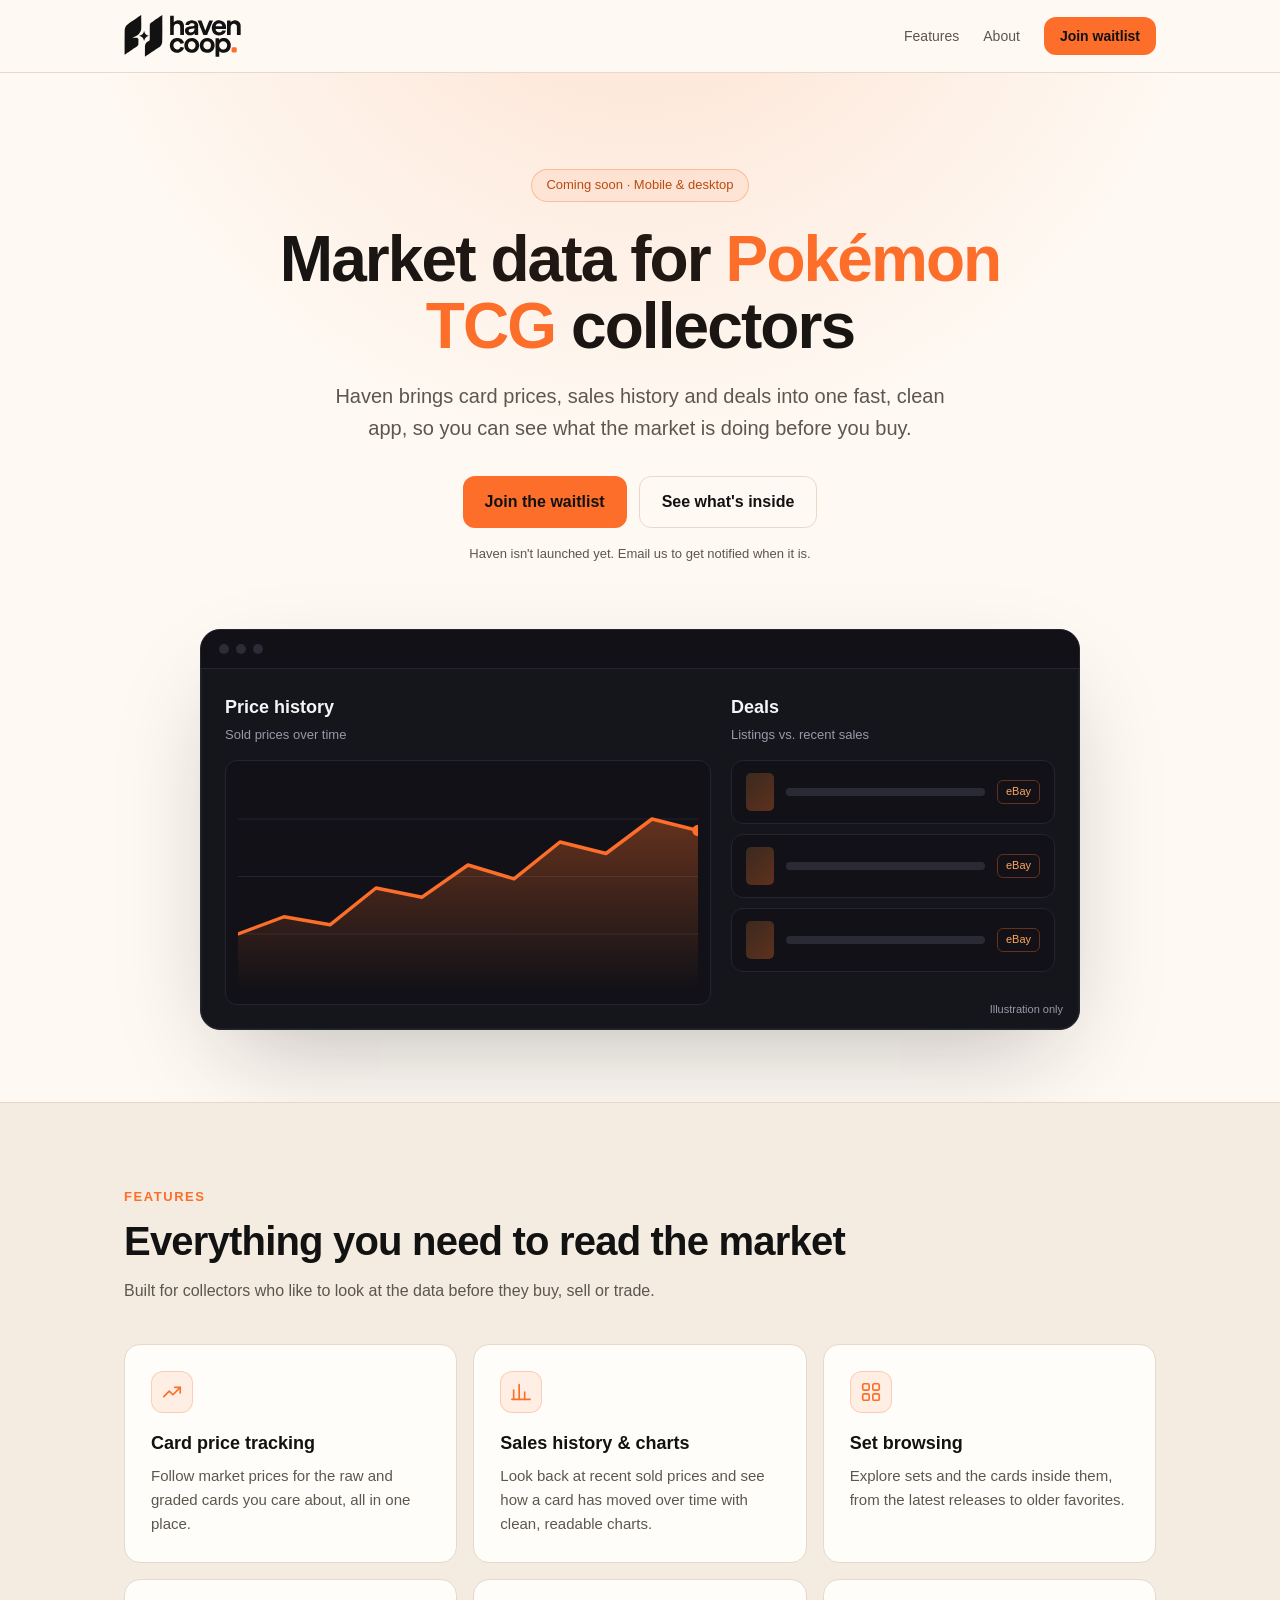
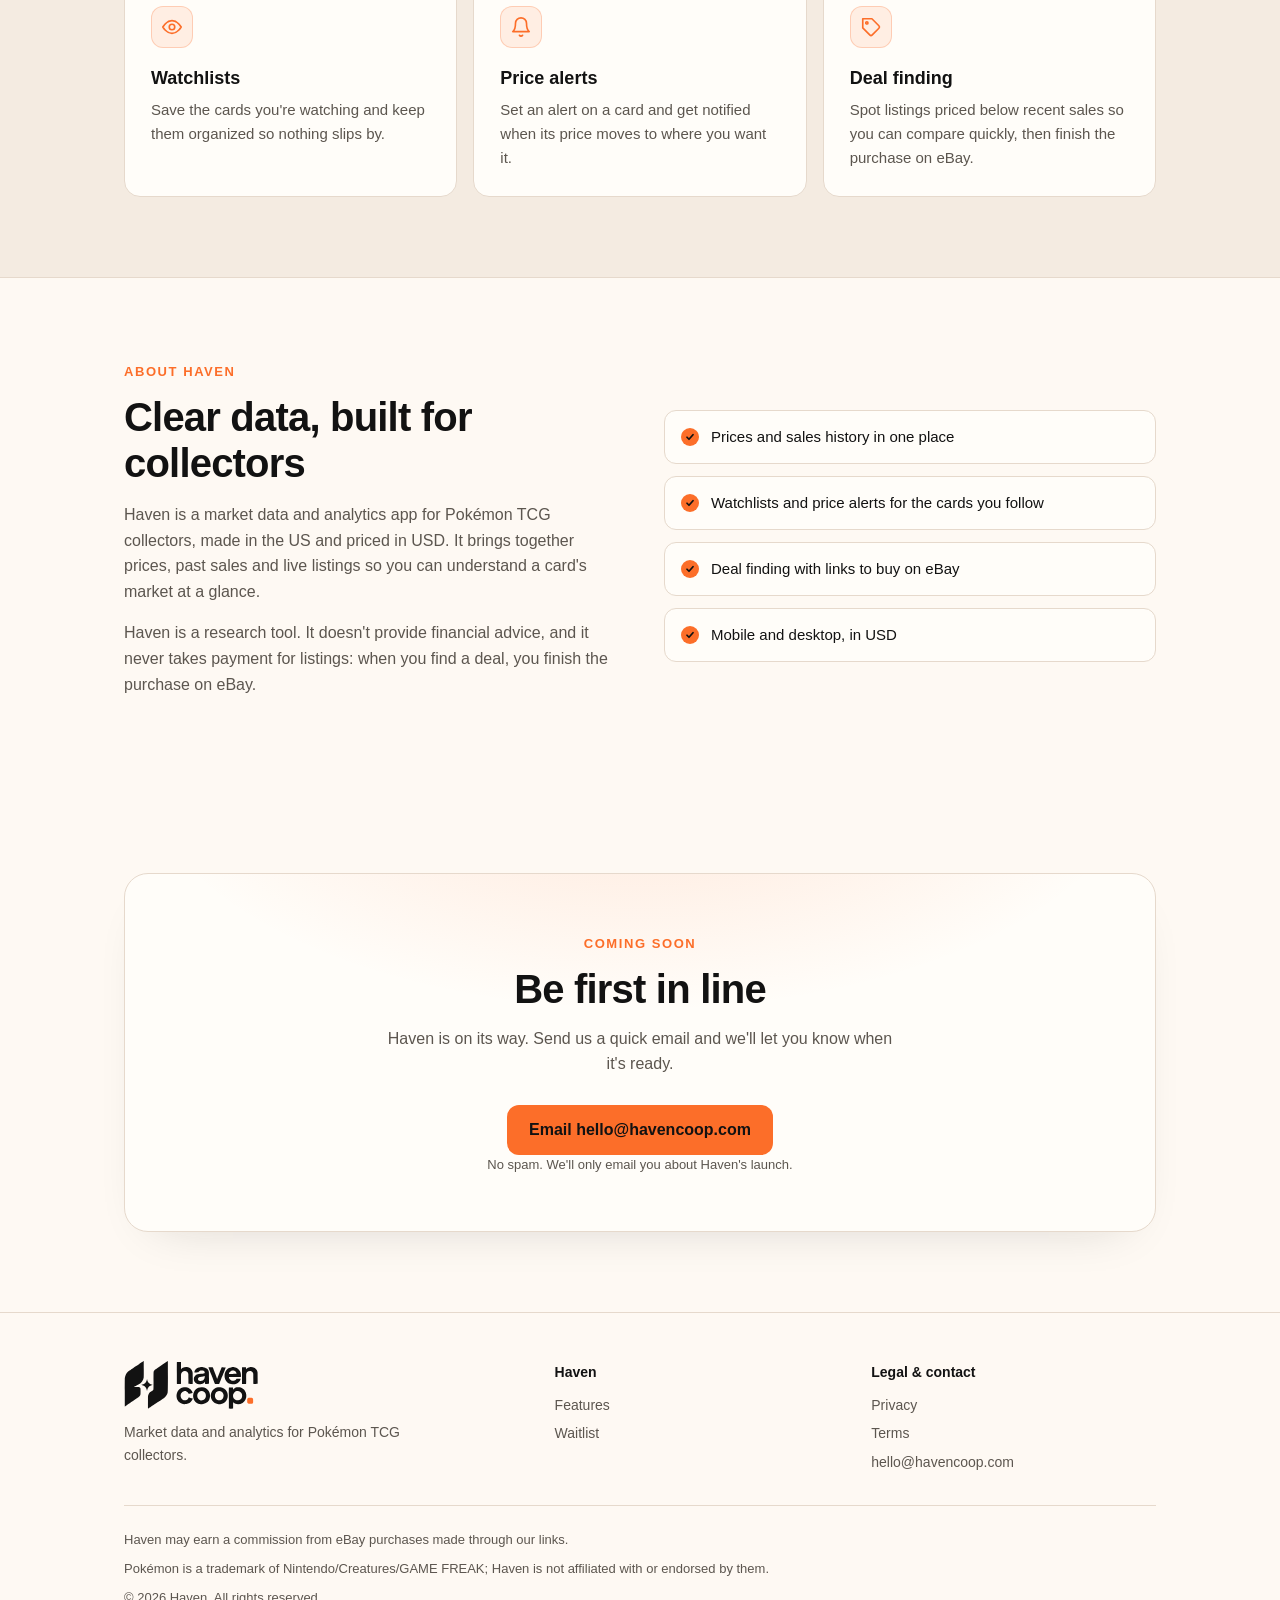
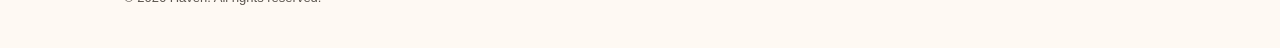
<file: index.html>
<!doctype html><html lang="en"><head><meta charset="utf-8"><meta name="viewport" content="width=device-width,initial-scale=1"><title>Haven — Market data for Pokémon TCG collectors</title><meta name="description" content="Haven is a market data and analytics app for Pokémon TCG collectors: price tracking, sales history, watchlists, price alerts and deal finding. Coming soon."><meta name="theme-color" content="#fef9f3"><link rel="icon" href="/favicon.svg" type="image/svg+xml"><link rel="icon" href="/favicon.ico" sizes="any"><link rel="apple-touch-icon" href="/apple-touch-icon.png"><link rel="canonical" href="https://havencoop.com/">
<meta property="og:type" content="website"><meta property="og:site_name" content="Haven"><meta property="og:title" content="Haven — Market data for Pokémon TCG collectors"><meta property="og:description" content="Haven is a market data and analytics app for Pokémon TCG collectors: price tracking, sales history, watchlists, price alerts and deal finding. Coming soon."><meta property="og:url" content="https://havencoop.com/"><meta property="og:image" content="https://havencoop.com/og.png"><meta property="og:image:width" content="1200"><meta property="og:image:height" content="630">
<meta name="twitter:card" content="summary_large_image"><meta name="twitter:title" content="Haven — Market data for Pokémon TCG collectors"><meta name="twitter:description" content="Haven is a market data and analytics app for Pokémon TCG collectors: price tracking, sales history, watchlists, price alerts and deal finding. Coming soon."><meta name="twitter:image" content="https://havencoop.com/og.png"><link rel="stylesheet" href="/style.css"></head><body><header class="nav"><div class="wrap"><a class="brand" href="/"><img src="/logo.svg" width="117" height="42" alt="Haven Coop"></a><nav><a href="/#features">Features</a><a href="/#about">About</a><a class="btn" href="/#waitlist">Join waitlist</a></nav></div></header><main>
<section class="hero"><div class="wrap"><span class="pill">Coming soon · Mobile &amp; desktop</span><h1>Market data for <em>Pokémon TCG</em> collectors</h1><p class="lead">Haven brings card prices, sales history and deals into one fast, clean app, so you can see what the market is doing before you buy.</p><div class="cta"><a class="btn" href="mailto:hello@havencoop.com?subject=Haven%20waitlist&body=Please%20add%20me%20to%20the%20Haven%20waitlist.">Join the waitlist</a><a class="btn ghost" href="#features">See what's inside</a></div><p class="small">Haven isn't launched yet. Email us to get notified when it is.</p><div class="mock" role="img" aria-label="Illustration of the Haven app showing a price chart and a list of deals"><div class="bar"><i></i><i></i><i></i></div><div class="body"><div><h3>Price history</h3><div class="sub">Sold prices over time</div><div class="chart"><svg viewBox="0 0 400 190"><defs><linearGradient id="f" x1="0" y1="0" x2="0" y2="1"><stop offset="0" stop-color="#fc6e29" stop-opacity=".35"/><stop offset="1" stop-color="#fc6e29" stop-opacity="0"/></linearGradient></defs><g stroke="#25252f"><path d="M0 40h400M0 90h400M0 140h400"/></g><path d="M0 140 L40 125 L80 132 L120 100 L160 108 L200 80 L240 92 L280 60 L320 70 L360 40 L400 50 L400 190 L0 190Z" fill="url(#f)"/><path d="M0 140 L40 125 L80 132 L120 100 L160 108 L200 80 L240 92 L280 60 L320 70 L360 40 L400 50" fill="none" stroke="#fc6e29" stroke-width="3" stroke-linejoin="round" stroke-linecap="round"/><circle cx="400" cy="50" r="5" fill="#fc6e29"/></svg></div></div><div><h3>Deals</h3><div class="sub">Listings vs. recent sales</div><div class="rows"><div class="row"><span class="th"></span><span class="ln"></span><span class="tag">eBay</span></div><div class="row"><span class="th"></span><span class="ln"></span><span class="tag">eBay</span></div><div class="row"><span class="th"></span><span class="ln"></span><span class="tag">eBay</span></div></div></div></div><span class="note">Illustration only</span></div></div></section>
<section id="features" class="alt"><div class="wrap"><span class="eyebrow">Features</span><h2>Everything you need to read the market</h2><p class="sec-lead">Built for collectors who like to look at the data before they buy, sell or trade.</p><div class="grid"><div class="card"><div class="ico"><svg viewBox="0 0 24 24"><path d="M3 17l6-6 4 4 8-8"/><path d="M15 7h6v6"/></svg></div><h3>Card price tracking</h3><p>Follow market prices for the raw and graded cards you care about, all in one place.</p></div><div class="card"><div class="ico"><svg viewBox="0 0 24 24"><path d="M4 20V10M10 20V4M16 20v-8M22 20H2"/></svg></div><h3>Sales history &amp; charts</h3><p>Look back at recent sold prices and see how a card has moved over time with clean, readable charts.</p></div><div class="card"><div class="ico"><svg viewBox="0 0 24 24"><rect x="3" y="3" width="7" height="7" rx="1.5"/><rect x="14" y="3" width="7" height="7" rx="1.5"/><rect x="3" y="14" width="7" height="7" rx="1.5"/><rect x="14" y="14" width="7" height="7" rx="1.5"/></svg></div><h3>Set browsing</h3><p>Explore sets and the cards inside them, from the latest releases to older favorites.</p></div><div class="card"><div class="ico"><svg viewBox="0 0 24 24"><path d="M2 12s4-7 10-7 10 7 10 7-4 7-10 7S2 12 2 12z"/><circle cx="12" cy="12" r="3"/></svg></div><h3>Watchlists</h3><p>Save the cards you're watching and keep them organized so nothing slips by.</p></div><div class="card"><div class="ico"><svg viewBox="0 0 24 24"><path d="M18 8a6 6 0 10-12 0c0 7-3 9-3 9h18s-3-2-3-9"/><path d="M13.7 21a2 2 0 01-3.4 0"/></svg></div><h3>Price alerts</h3><p>Set an alert on a card and get notified when its price moves to where you want it.</p></div><div class="card"><div class="ico"><svg viewBox="0 0 24 24"><path d="M20.6 13.4l-7.2 7.2a2 2 0 01-2.8 0L3 13V3h10l7.6 7.6a2 2 0 010 2.8z"/><circle cx="7.5" cy="7.5" r="1.2"/></svg></div><h3>Deal finding</h3><p>Spot listings priced below recent sales so you can compare quickly, then finish the purchase on eBay.</p></div></div></div></section>
<section id="about"><div class="wrap about"><div><span class="eyebrow">About Haven</span><h2>Clear data, built for collectors</h2><p>Haven is a market data and analytics app for Pokémon TCG collectors, made in the US and priced in USD. It brings together prices, past sales and live listings so you can understand a card's market at a glance.</p><p>Haven is a research tool. It doesn't provide financial advice, and it never takes payment for listings: when you find a deal, you finish the purchase on eBay.</p></div><ul class="checks"><li>Prices and sales history in one place</li><li>Watchlists and price alerts for the cards you follow</li><li>Deal finding with links to buy on eBay</li><li>Mobile and desktop, in USD</li></ul></div></section>
<section id="waitlist" class="waitlist"><div class="wrap"><div class="box"><span class="eyebrow">Coming soon</span><h2>Be first in line</h2><p>Haven is on its way. Send us a quick email and we'll let you know when it's ready.</p><a class="btn" href="mailto:hello@havencoop.com?subject=Haven%20waitlist&body=Please%20add%20me%20to%20the%20Haven%20waitlist.">Email hello@havencoop.com</a><p class="small" style="margin-bottom:0">No spam. We'll only email you about Haven's launch.</p></div></div></section>
</main><footer><div class="wrap"><div class="foot"><div><a class="brand" href="/" style="margin-bottom:12px"><img src="/logo.svg" width="134" height="48" alt="Haven Coop"></a><p style="margin:0;max-width:300px">Market data and analytics for Pokémon TCG collectors.</p></div>
<div><h4>Haven</h4><ul><li><a href="/#features">Features</a></li><li><a href="/#waitlist">Waitlist</a></li></ul></div>
<div><h4>Legal &amp; contact</h4><ul><li><a href="/privacy.html">Privacy</a></li><li><a href="/terms.html">Terms</a></li><li><a href="mailto:hello@havencoop.com">hello@havencoop.com</a></li></ul></div></div>
<div class="legal"><span>Haven may earn a commission from eBay purchases made through our links.</span><span>Pokémon is a trademark of Nintendo/Creatures/GAME FREAK; Haven is not affiliated with or endorsed by them.</span><span>© 2026 Haven. All rights reserved.</span></div></div></footer></body></html>
</file>
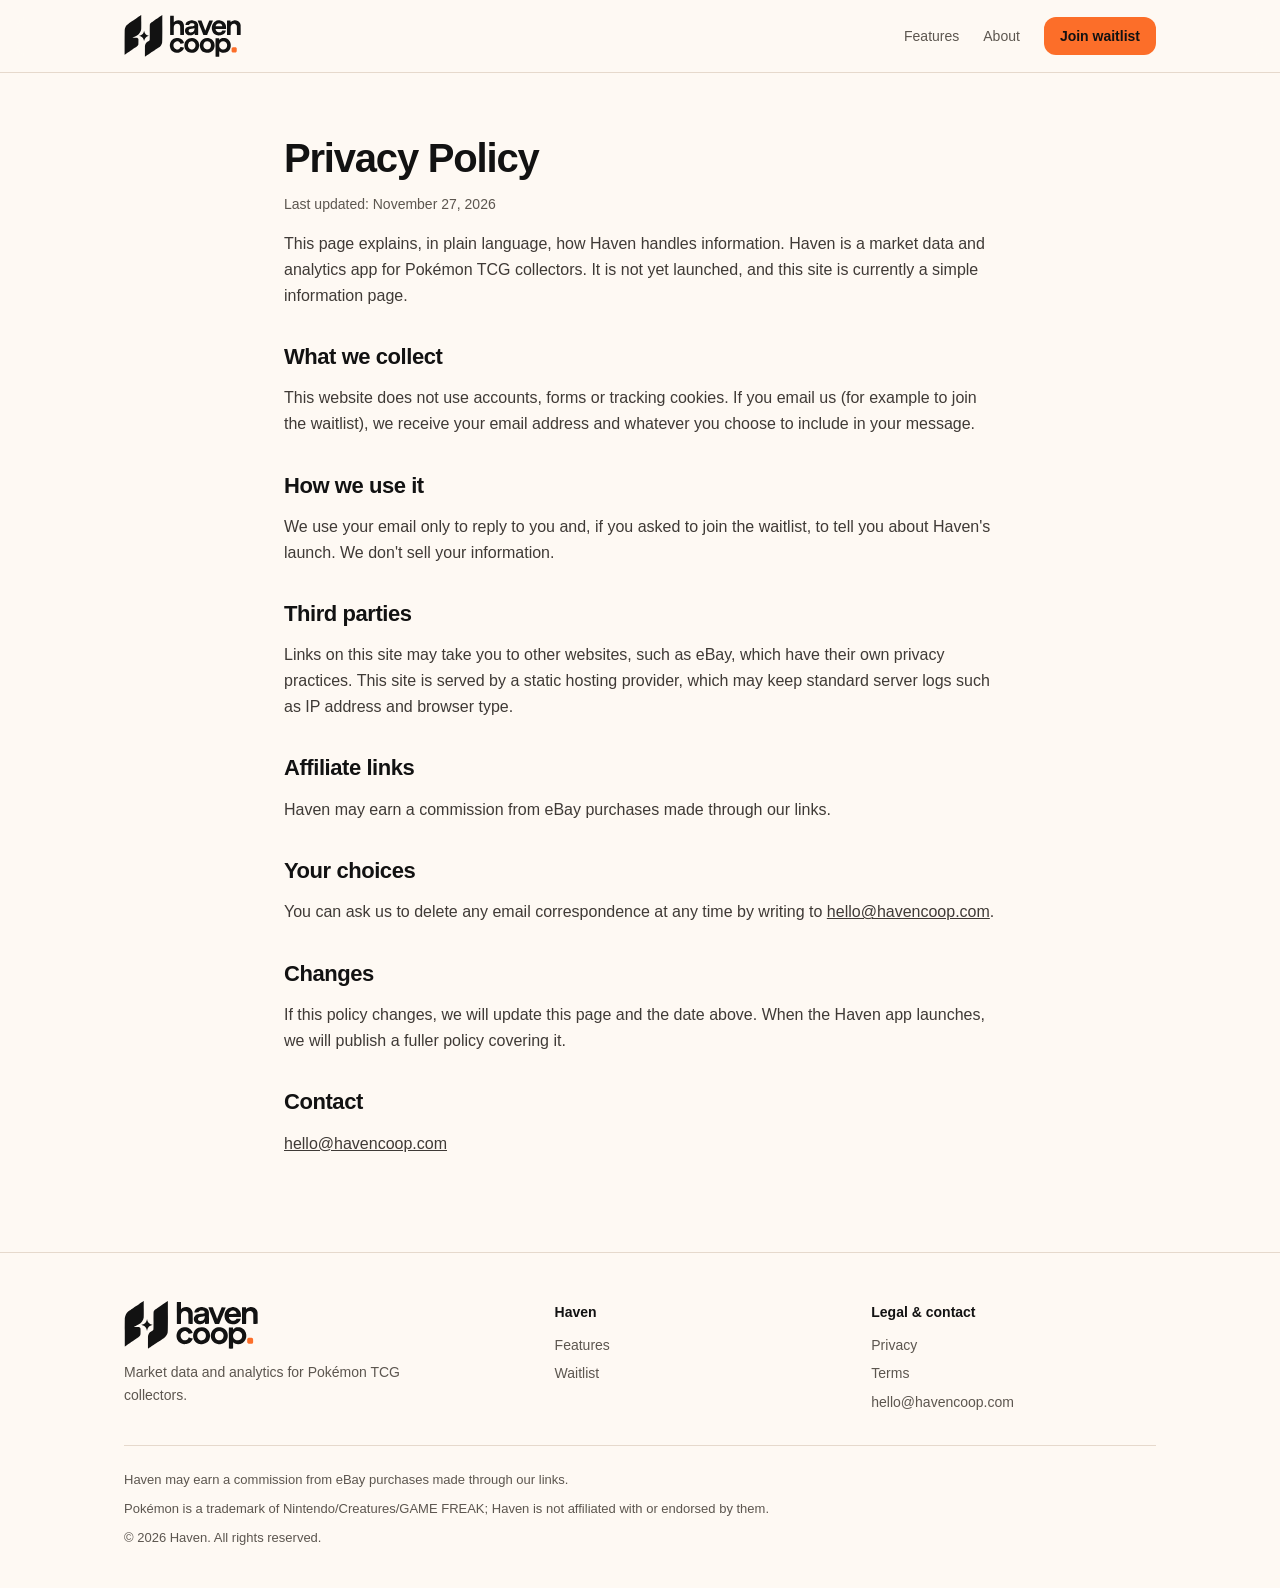
<file: privacy.html>
<!doctype html><html lang="en"><head><meta charset="utf-8"><meta name="viewport" content="width=device-width,initial-scale=1"><title>Privacy Policy — Haven</title><meta name="description" content="Privacy Policy for Haven, a market data and analytics app for Pokémon TCG collectors."><meta name="theme-color" content="#fef9f3"><link rel="icon" href="/favicon.svg" type="image/svg+xml"><link rel="icon" href="/favicon.ico" sizes="any"><link rel="apple-touch-icon" href="/apple-touch-icon.png"><link rel="canonical" href="https://havencoop.com/privacy.html">
<meta property="og:type" content="website"><meta property="og:site_name" content="Haven"><meta property="og:title" content="Privacy Policy — Haven"><meta property="og:description" content="Privacy Policy for Haven, a market data and analytics app for Pokémon TCG collectors."><meta property="og:url" content="https://havencoop.com/privacy.html"><meta property="og:image" content="https://havencoop.com/og.png"><meta property="og:image:width" content="1200"><meta property="og:image:height" content="630">
<meta name="twitter:card" content="summary_large_image"><meta name="twitter:title" content="Privacy Policy — Haven"><meta name="twitter:description" content="Privacy Policy for Haven, a market data and analytics app for Pokémon TCG collectors."><meta name="twitter:image" content="https://havencoop.com/og.png"><meta name="robots" content="index,follow"><link rel="stylesheet" href="/style.css"></head><body><header class="nav"><div class="wrap"><a class="brand" href="/"><img src="/logo.svg" width="117" height="42" alt="Haven Coop"></a><nav><a href="/#features">Features</a><a href="/#about">About</a><a class="btn" href="/#waitlist">Join waitlist</a></nav></div></header><main class="doc"><h1>Privacy Policy</h1><p class="upd">Last updated: November 27, 2026</p><p>This page explains, in plain language, how Haven handles information. Haven is a market data and analytics app for Pokémon TCG collectors. It is not yet launched, and this site is currently a simple information page.</p>
<h2>What we collect</h2><p>This website does not use accounts, forms or tracking cookies. If you email us (for example to join the waitlist), we receive your email address and whatever you choose to include in your message.</p>
<h2>How we use it</h2><p>We use your email only to reply to you and, if you asked to join the waitlist, to tell you about Haven's launch. We don't sell your information.</p>
<h2>Third parties</h2><p>Links on this site may take you to other websites, such as eBay, which have their own privacy practices. This site is served by a static hosting provider, which may keep standard server logs such as IP address and browser type.</p>
<h2>Affiliate links</h2><p>Haven may earn a commission from eBay purchases made through our links.</p>
<h2>Your choices</h2><p>You can ask us to delete any email correspondence at any time by writing to <a href="mailto:hello@havencoop.com">hello@havencoop.com</a>.</p>
<h2>Changes</h2><p>If this policy changes, we will update this page and the date above. When the Haven app launches, we will publish a fuller policy covering it.</p>
<h2>Contact</h2><p><a href="mailto:hello@havencoop.com">hello@havencoop.com</a></p></main><footer><div class="wrap"><div class="foot"><div><a class="brand" href="/" style="margin-bottom:12px"><img src="/logo.svg" width="134" height="48" alt="Haven Coop"></a><p style="margin:0;max-width:300px">Market data and analytics for Pokémon TCG collectors.</p></div>
<div><h4>Haven</h4><ul><li><a href="/#features">Features</a></li><li><a href="/#waitlist">Waitlist</a></li></ul></div>
<div><h4>Legal &amp; contact</h4><ul><li><a href="/privacy.html">Privacy</a></li><li><a href="/terms.html">Terms</a></li><li><a href="mailto:hello@havencoop.com">hello@havencoop.com</a></li></ul></div></div>
<div class="legal"><span>Haven may earn a commission from eBay purchases made through our links.</span><span>Pokémon is a trademark of Nintendo/Creatures/GAME FREAK; Haven is not affiliated with or endorsed by them.</span><span>© 2026 Haven. All rights reserved.</span></div></div></footer></body></html>
</file>
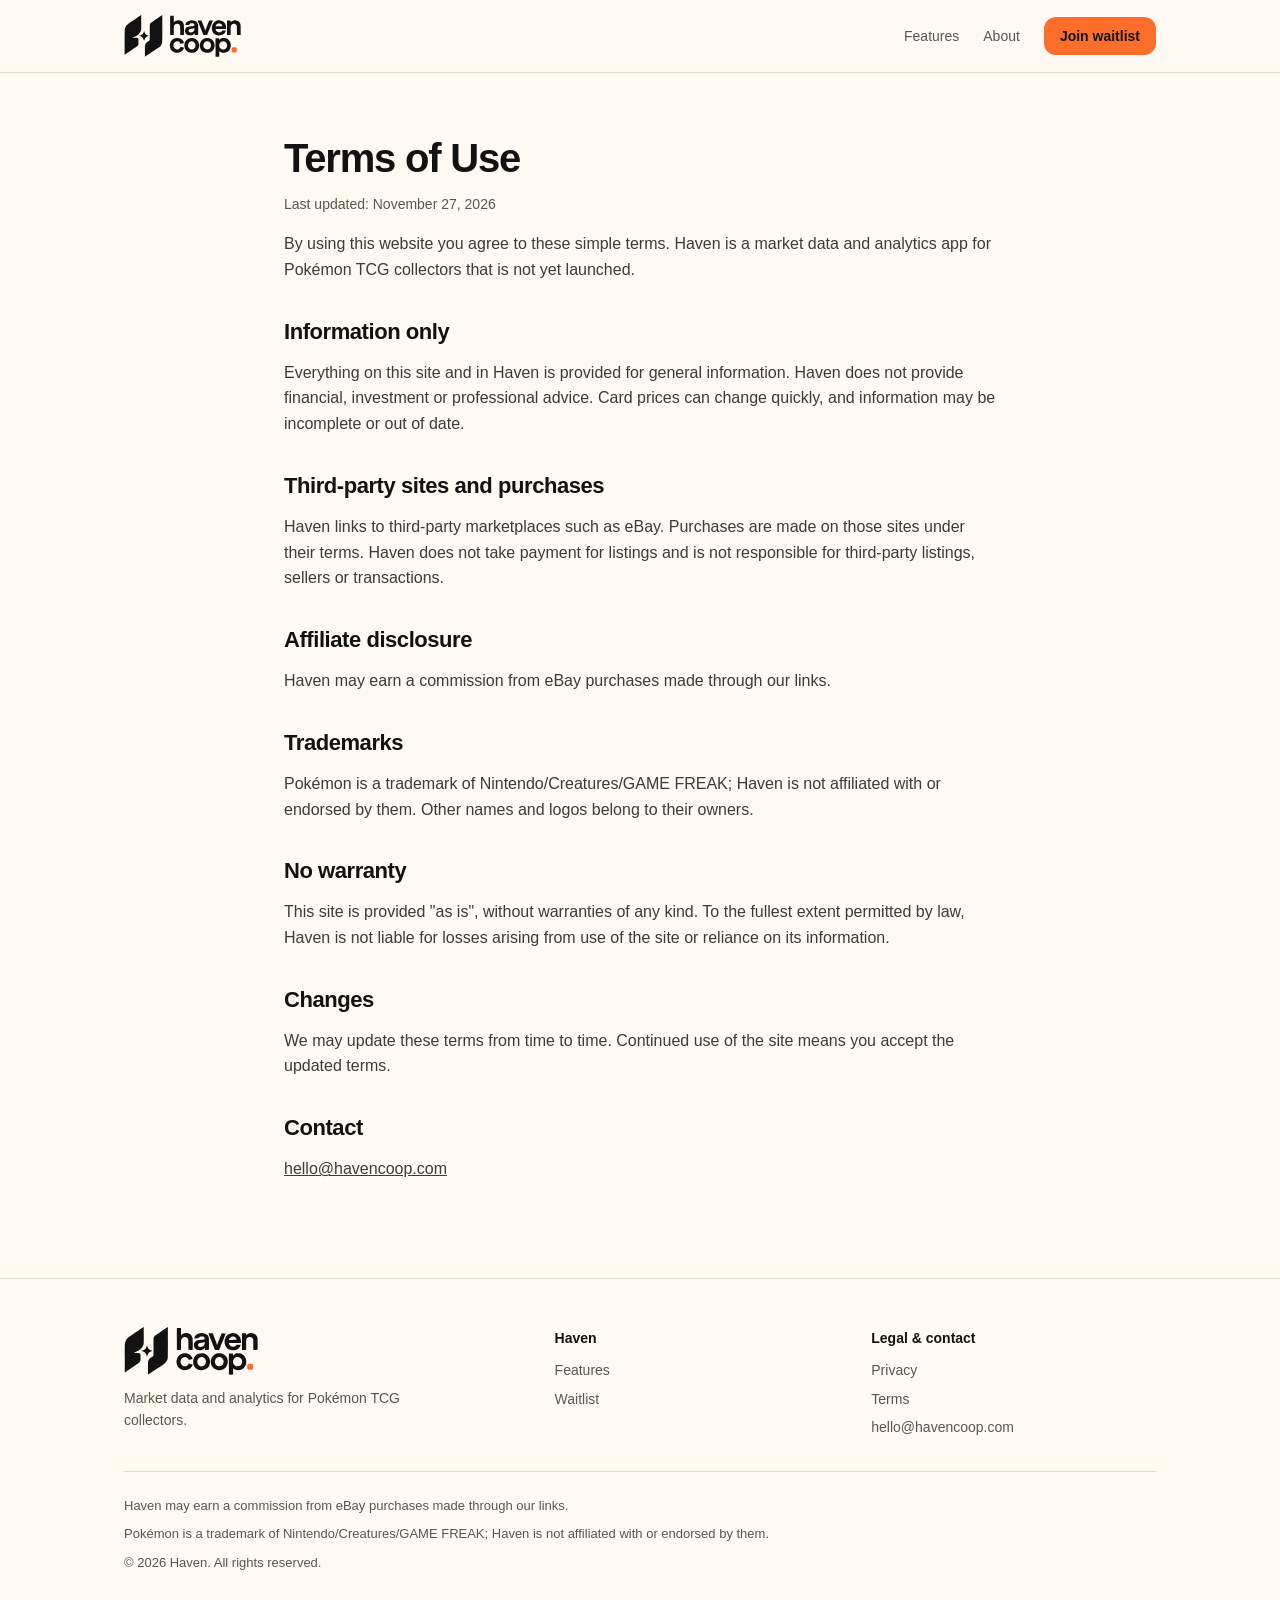
<file: terms.html>
<!doctype html><html lang="en"><head><meta charset="utf-8"><meta name="viewport" content="width=device-width,initial-scale=1"><title>Terms of Use — Haven</title><meta name="description" content="Terms of Use for Haven, a market data and analytics app for Pokémon TCG collectors."><meta name="theme-color" content="#fef9f3"><link rel="icon" href="/favicon.svg" type="image/svg+xml"><link rel="icon" href="/favicon.ico" sizes="any"><link rel="apple-touch-icon" href="/apple-touch-icon.png"><link rel="canonical" href="https://havencoop.com/terms.html">
<meta property="og:type" content="website"><meta property="og:site_name" content="Haven"><meta property="og:title" content="Terms of Use — Haven"><meta property="og:description" content="Terms of Use for Haven, a market data and analytics app for Pokémon TCG collectors."><meta property="og:url" content="https://havencoop.com/terms.html"><meta property="og:image" content="https://havencoop.com/og.png"><meta property="og:image:width" content="1200"><meta property="og:image:height" content="630">
<meta name="twitter:card" content="summary_large_image"><meta name="twitter:title" content="Terms of Use — Haven"><meta name="twitter:description" content="Terms of Use for Haven, a market data and analytics app for Pokémon TCG collectors."><meta name="twitter:image" content="https://havencoop.com/og.png"><meta name="robots" content="index,follow"><link rel="stylesheet" href="/style.css"></head><body><header class="nav"><div class="wrap"><a class="brand" href="/"><img src="/logo.svg" width="117" height="42" alt="Haven Coop"></a><nav><a href="/#features">Features</a><a href="/#about">About</a><a class="btn" href="/#waitlist">Join waitlist</a></nav></div></header><main class="doc"><h1>Terms of Use</h1><p class="upd">Last updated: November 27, 2026</p><p>By using this website you agree to these simple terms. Haven is a market data and analytics app for Pokémon TCG collectors that is not yet launched.</p>
<h2>Information only</h2><p>Everything on this site and in Haven is provided for general information. Haven does not provide financial, investment or professional advice. Card prices can change quickly, and information may be incomplete or out of date.</p>
<h2>Third-party sites and purchases</h2><p>Haven links to third-party marketplaces such as eBay. Purchases are made on those sites under their terms. Haven does not take payment for listings and is not responsible for third-party listings, sellers or transactions.</p>
<h2>Affiliate disclosure</h2><p>Haven may earn a commission from eBay purchases made through our links.</p>
<h2>Trademarks</h2><p>Pokémon is a trademark of Nintendo/Creatures/GAME FREAK; Haven is not affiliated with or endorsed by them. Other names and logos belong to their owners.</p>
<h2>No warranty</h2><p>This site is provided "as is", without warranties of any kind. To the fullest extent permitted by law, Haven is not liable for losses arising from use of the site or reliance on its information.</p>
<h2>Changes</h2><p>We may update these terms from time to time. Continued use of the site means you accept the updated terms.</p>
<h2>Contact</h2><p><a href="mailto:hello@havencoop.com">hello@havencoop.com</a></p></main><footer><div class="wrap"><div class="foot"><div><a class="brand" href="/" style="margin-bottom:12px"><img src="/logo.svg" width="134" height="48" alt="Haven Coop"></a><p style="margin:0;max-width:300px">Market data and analytics for Pokémon TCG collectors.</p></div>
<div><h4>Haven</h4><ul><li><a href="/#features">Features</a></li><li><a href="/#waitlist">Waitlist</a></li></ul></div>
<div><h4>Legal &amp; contact</h4><ul><li><a href="/privacy.html">Privacy</a></li><li><a href="/terms.html">Terms</a></li><li><a href="mailto:hello@havencoop.com">hello@havencoop.com</a></li></ul></div></div>
<div class="legal"><span>Haven may earn a commission from eBay purchases made through our links.</span><span>Pokémon is a trademark of Nintendo/Creatures/GAME FREAK; Haven is not affiliated with or endorsed by them.</span><span>© 2026 Haven. All rights reserved.</span></div></div></footer></body></html>
</file>
<file: style.css>
:root{--bg:#fef9f3;--bg2:#f4ebe1;--card:#fffdf9;--line:#e6d9cc;--text:#121212;--mute:#5c564f;--acc:#fc6e29;--acc2:#ff8a4a;--ink:#121212;--r:16px}
*{box-sizing:border-box}html{scroll-behavior:smooth}
body{margin:0;background:var(--bg);color:var(--text);font:16px/1.6 -apple-system,BlinkMacSystemFont,"Segoe UI",Inter,Roboto,Helvetica,Arial,sans-serif;-webkit-font-smoothing:antialiased}
a{color:inherit}
.wrap{max-width:1080px;margin:0 auto;padding:0 24px}
header.nav{position:sticky;top:0;z-index:10;backdrop-filter:blur(14px);background:rgba(254,249,243,.82);border-bottom:1px solid var(--line)}
.nav .wrap{display:flex;align-items:center;justify-content:space-between;height:72px}
.brand{display:flex;align-items:center;text-decoration:none}
.brand img{display:block;height:42px;width:auto}
.nav nav{display:flex;gap:24px;align-items:center;font-size:14px;color:var(--mute)}
.nav nav a{text-decoration:none}.nav nav a:hover{color:var(--text)}
.btn{display:inline-flex;align-items:center;gap:8px;background:var(--acc);color:var(--ink);font-weight:600;padding:12px 22px;border-radius:12px;text-decoration:none;border:0;transition:transform .15s,background .15s}
.btn:hover{background:var(--acc2);transform:translateY(-1px)}
.btn.ghost{background:transparent;color:var(--text);border:1px solid var(--line)}.btn.ghost:hover{background:var(--card)}
.nav .btn{padding:8px 16px;font-size:14px}
.hero{position:relative;padding:96px 0 72px;text-align:center;overflow:hidden}
.hero:before{content:"";position:absolute;inset:-200px 0 auto;height:640px;background:radial-gradient(ellipse at 50% 0,rgba(252,110,41,.18),transparent 65%);pointer-events:none}
.pill{display:inline-block;font-size:13px;color:#b34712;border:1px solid rgba(252,110,41,.35);background:rgba(252,110,41,.08);padding:5px 14px;border-radius:99px;margin-bottom:24px}
h1{font-size:clamp(36px,6vw,64px);line-height:1.05;letter-spacing:-.03em;margin:0 auto 20px;max-width:800px}
h1 em{font-style:normal;color:var(--acc)}
.lead{color:var(--mute);font-size:clamp(17px,2vw,20px);max-width:620px;margin:0 auto 32px}
.cta{display:flex;gap:12px;justify-content:center;flex-wrap:wrap}
.small{font-size:13px;color:var(--mute);margin-top:16px}
.mock{--m-bg:#111117;--m-card:#15151c;--m-line:#25252f;--m-text:#f5f5f7;--m-mute:#9a9aa8;margin:64px auto 0;max-width:880px;background:var(--m-card);color:var(--m-text);border:1px solid var(--m-line);border-radius:20px;box-shadow:0 40px 100px -30px rgba(18,18,18,.28),0 0 0 1px rgba(255,255,255,.04) inset;overflow:hidden;text-align:left;position:relative}
.mock .bar{display:flex;gap:7px;padding:14px 18px;border-bottom:1px solid var(--m-line);background:var(--m-bg)}
.mock .bar i{width:10px;height:10px;border-radius:50%;background:#2c2c37}
.mock .body{display:grid;grid-template-columns:1.5fr 1fr;gap:20px;padding:24px}
.mock h3{margin:0 0 4px;font-size:18px;color:var(--m-text)}.mock .sub{color:var(--m-mute);font-size:13px;margin-bottom:14px}
.chart{background:var(--m-bg);border:1px solid var(--m-line);border-radius:12px;padding:12px}
.chart svg{display:block;width:100%;height:auto}
.rows{display:flex;flex-direction:column;gap:10px}
.row{display:flex;align-items:center;gap:12px;background:var(--m-bg);border:1px solid var(--m-line);border-radius:12px;padding:12px 14px;font-size:14px;color:var(--m-text)}
.row .th{width:28px;height:38px;border-radius:5px;background:linear-gradient(135deg,#3a2a1f,#fc6e2955);flex:none}
.row .ln{height:8px;border-radius:4px;background:#2a2a35;flex:1}
.row .tag{font-size:11px;color:#ffa45c;border:1px solid rgba(252,110,41,.35);border-radius:6px;padding:2px 8px}
.mock .note{position:absolute;right:16px;bottom:10px;font-size:11px;color:var(--m-mute)}
section{padding:80px 0}
.eyebrow{color:var(--acc);font-size:13px;font-weight:600;letter-spacing:.12em;text-transform:uppercase}
h2{font-size:clamp(28px,4vw,40px);letter-spacing:-.02em;line-height:1.15;margin:10px 0 14px}
.sec-lead{color:var(--mute);max-width:600px;margin:0 0 40px}
.grid{display:grid;grid-template-columns:repeat(3,1fr);gap:16px}
.card{background:var(--card);border:1px solid var(--line);border-radius:var(--r);padding:26px;transition:border-color .2s,transform .2s,box-shadow .2s}
.card:hover{border-color:rgba(252,110,41,.45);transform:translateY(-2px);box-shadow:0 12px 30px -18px rgba(18,18,18,.25)}
.ico{width:42px;height:42px;border-radius:12px;background:rgba(252,110,41,.1);border:1px solid rgba(252,110,41,.25);display:grid;place-items:center;margin-bottom:16px}
.ico svg{width:22px;height:22px;stroke:var(--acc);fill:none;stroke-width:1.8;stroke-linecap:round;stroke-linejoin:round}
.card h3{margin:0 0 6px;font-size:18px}.card p{margin:0;color:var(--mute);font-size:15px}
.alt{background:var(--bg2);border-block:1px solid var(--line)}
.about{display:grid;grid-template-columns:1fr 1fr;gap:48px;align-items:center}
.about p{color:var(--mute)}
.checks{list-style:none;margin:0;padding:0;display:grid;gap:12px}
.checks li{display:flex;gap:12px;background:var(--card);border:1px solid var(--line);border-radius:12px;padding:14px 16px;font-size:15px}
.checks li:before{content:"";flex:none;width:18px;height:18px;margin-top:3px;border-radius:50%;background:var(--acc) url("data:image/svg+xml,%3Csvg xmlns='http://www.w3.org/2000/svg' viewBox='0 0 24 24' fill='none' stroke='%23121212' stroke-width='3.5' stroke-linecap='round' stroke-linejoin='round'%3E%3Cpath d='M6 12.5l4 4 8-9'/%3E%3C/svg%3E") center/12px no-repeat}
.waitlist{text-align:center}
.waitlist .box{background:var(--card);border:1px solid var(--line);border-radius:24px;padding:56px 24px;position:relative;overflow:hidden;box-shadow:0 20px 50px -32px rgba(18,18,18,.2)}
.waitlist .box:before{content:"";position:absolute;inset:-120px 0 auto;height:260px;background:radial-gradient(ellipse at 50% 0,rgba(252,110,41,.16),transparent 70%)}
.waitlist .box>*{position:relative}
.waitlist p{color:var(--mute);max-width:520px;margin:0 auto 28px}
footer{border-top:1px solid var(--line);padding:48px 0 40px;font-size:14px;color:var(--mute)}
.foot{display:grid;grid-template-columns:1.4fr 1fr 1fr;gap:32px}
footer .brand img{height:48px}
footer h4{color:var(--text);margin:0 0 10px;font-size:14px}
footer ul{list-style:none;margin:0;padding:0;display:grid;gap:6px}
footer a{text-decoration:none}footer a:hover{color:var(--text);text-decoration:underline}
.legal{margin-top:32px;padding-top:24px;border-top:1px solid var(--line);display:grid;gap:8px;font-size:13px}
.doc{max-width:760px;padding:64px 24px 80px;margin:0 auto}
.doc h1{font-size:40px;text-align:left;margin:0 0 8px}.doc h2{font-size:22px;margin:36px 0 8px}
.doc p,.doc li{color:#3f3a36}.doc .upd{color:var(--mute);font-size:14px}
@media(max-width:820px){.grid{grid-template-columns:1fr 1fr}.about,.mock .body,.foot{grid-template-columns:1fr}.nav nav a:not(.btn){display:none}.hero{padding-top:64px}section{padding:56px 0}.brand img{height:36px}}
@media(max-width:540px){.grid{grid-template-columns:1fr}.cta .btn{width:100%;justify-content:center}}
@media(prefers-reduced-motion:reduce){*{transition:none!important;scroll-behavior:auto!important}}
</file>
